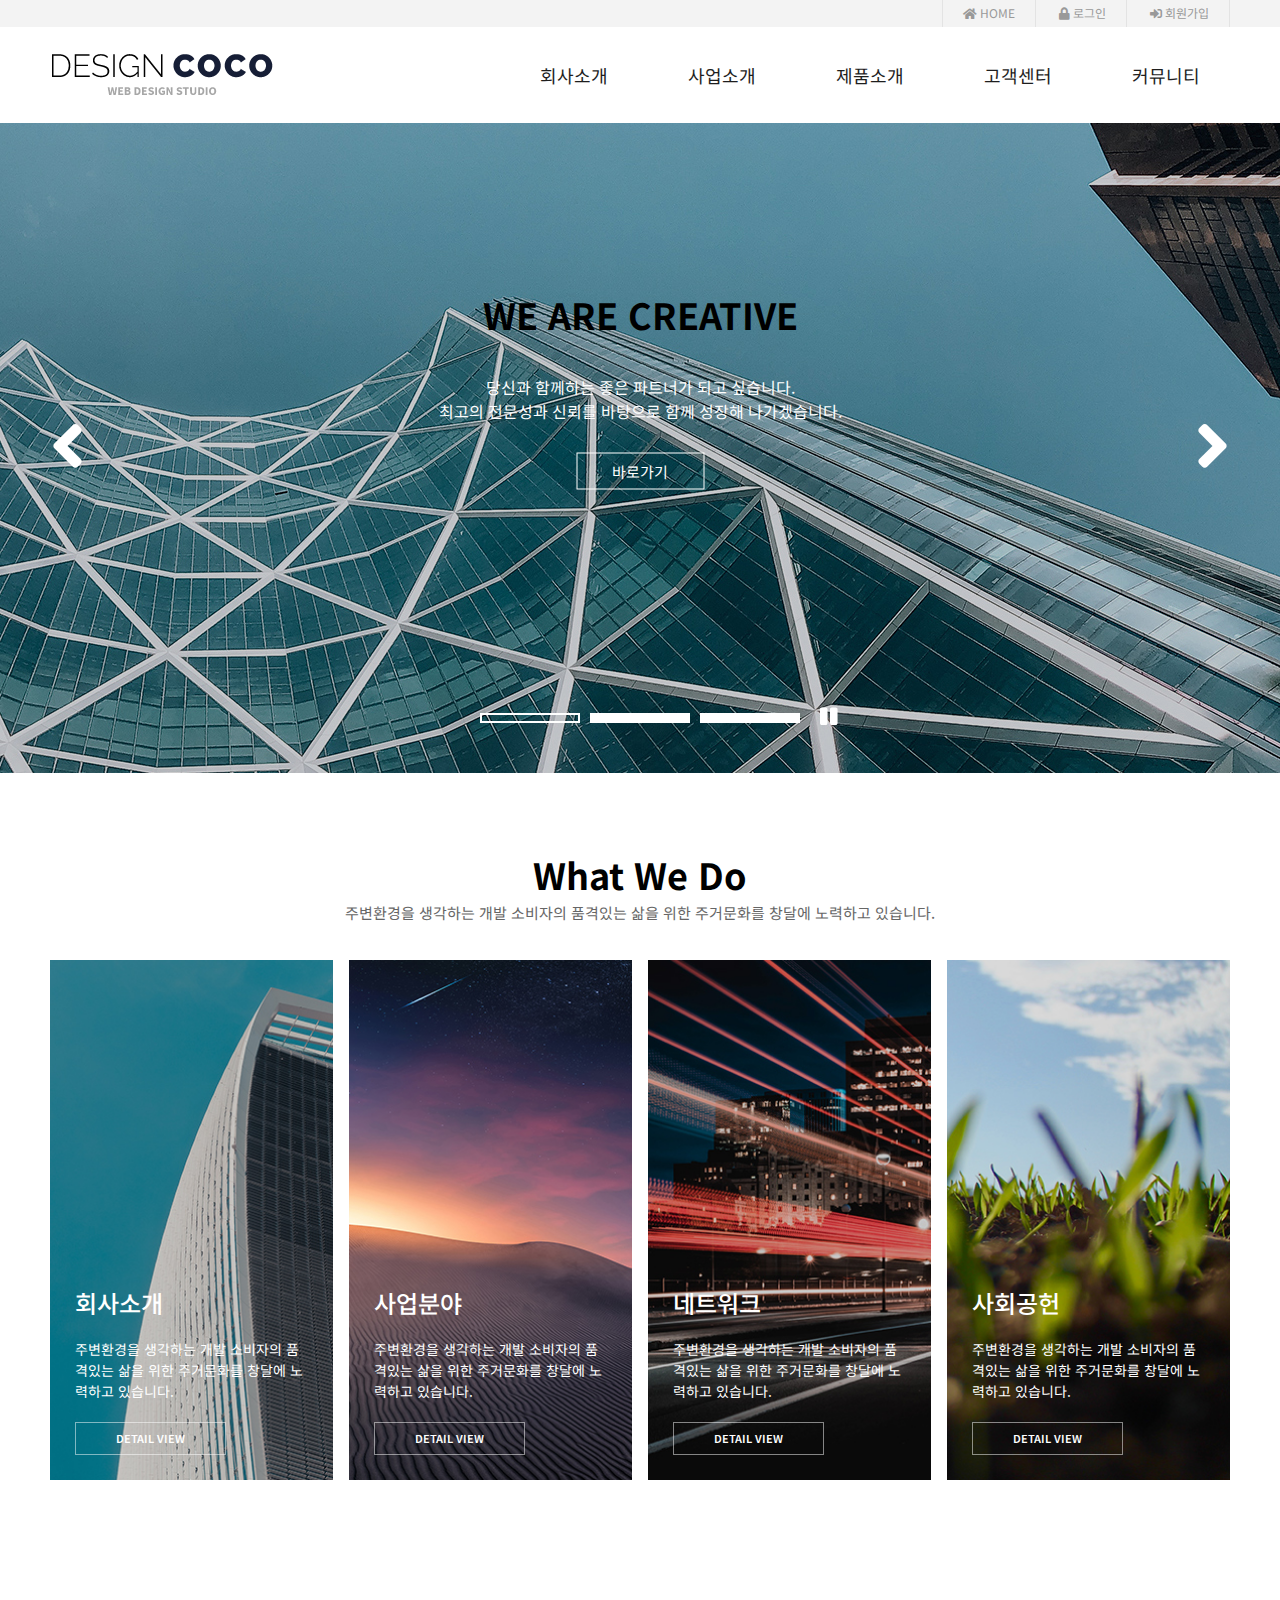
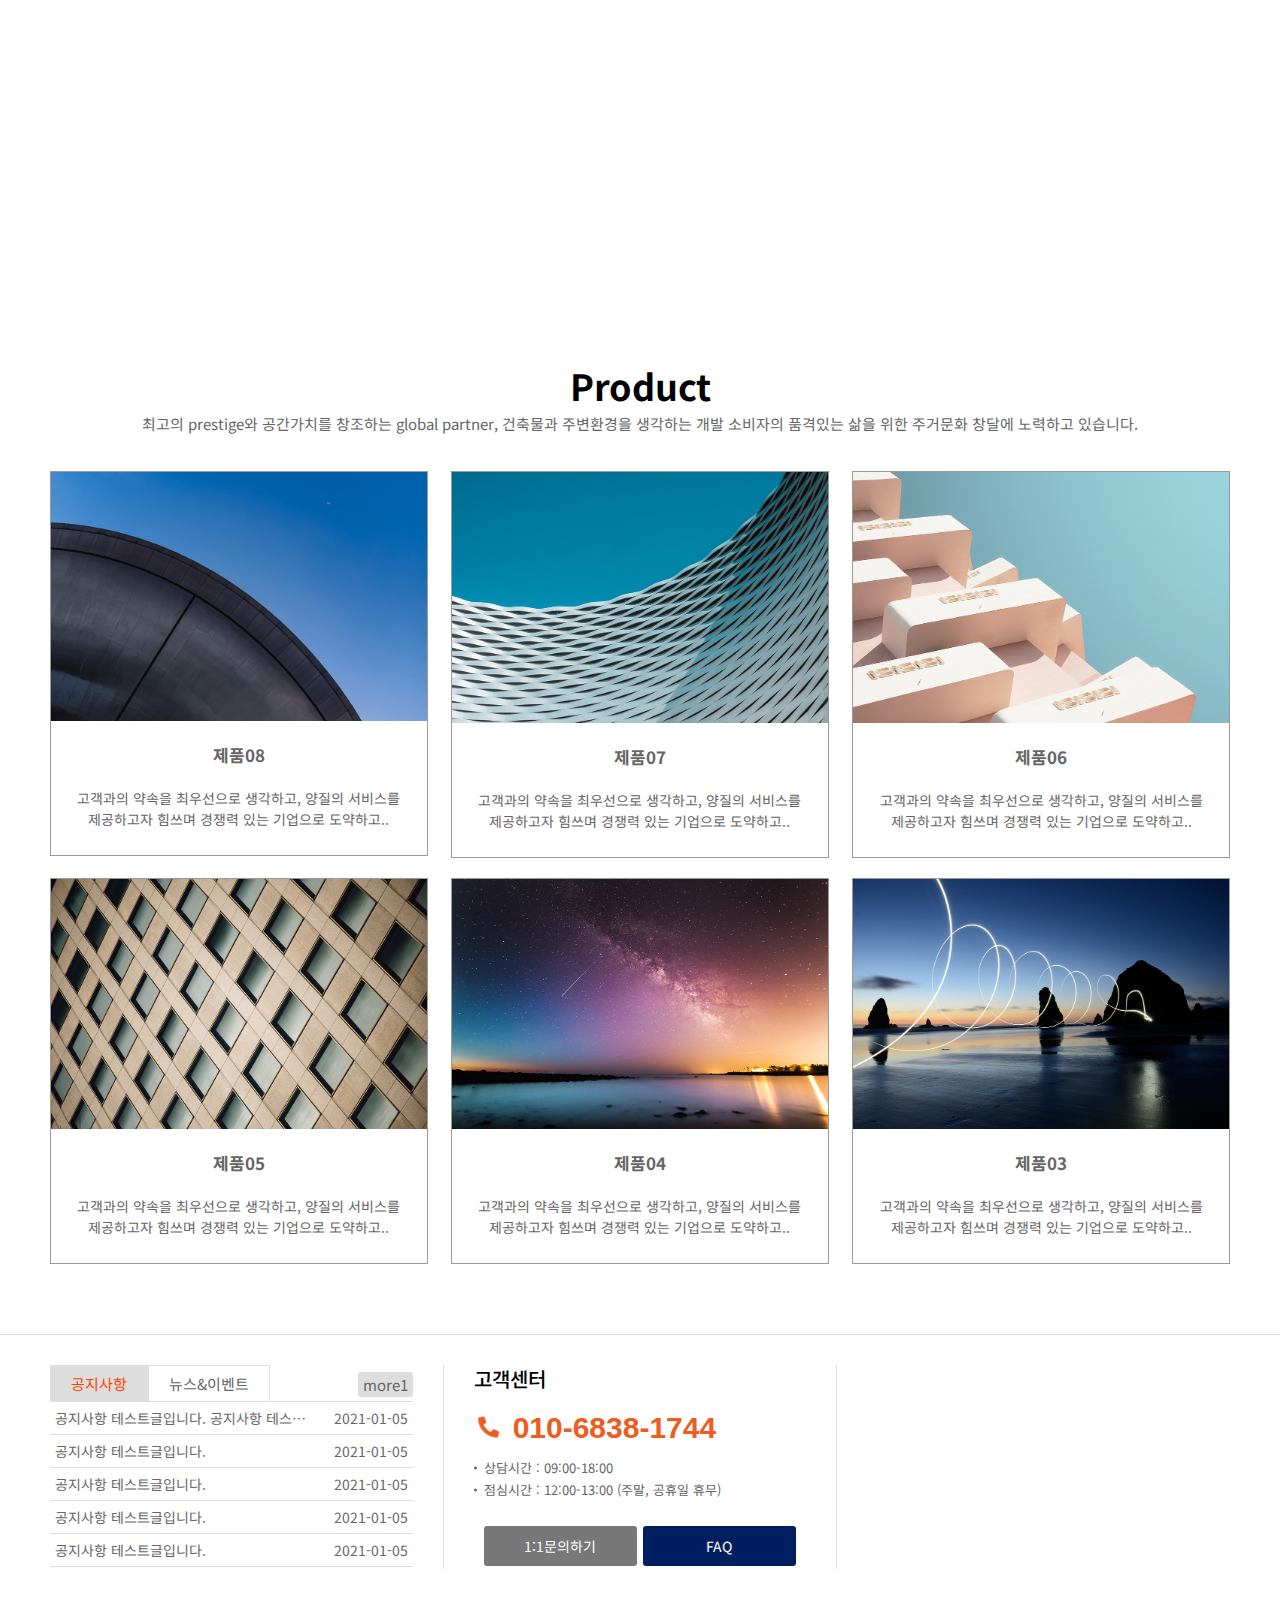
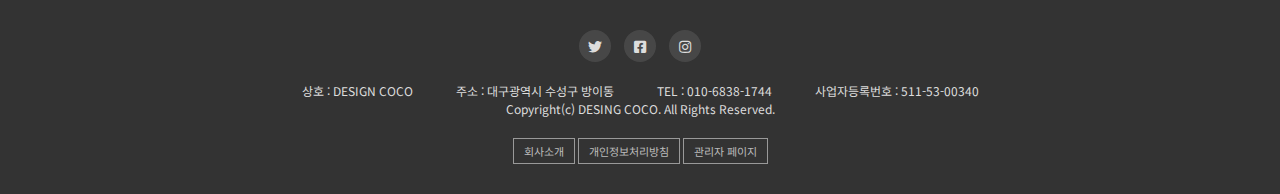
<file: index.html>
<!DOCTYPE html>
<html lang="ko">
<head>
    <meta charset="UTF-8">
    <meta name="viewport" content="width=device-width, initial-scale=1.0">
    <link rel="stylesheet" href="css/reset.css">
    <link rel="stylesheet" href="https://use.fontawesome.com/releases/v5.7.0/css/all.css">
    <link rel="stylesheet" href="css/animate.css">
    <link rel="stylesheet" href="css/slick.css">
    <link rel="stylesheet" href="css/index.css">
    <link rel="stylesheet" href="css/rwdindex.css">
    <title>디자인코코</title>
    <script src="js/jquery-3.5.1.min.js"></script>
    <script src="js/slick.min.js"></script>
</head>

<body>
    <div id="wrap">
        <header id="header">
            <div class="top_menu">
                <div class="row">
                    <a href="#none"><i class="fas fa-home"></i> HOME</a>
                    <a href="#none"><i class="fas fa-lock"></i> 로그인</a>
                    <a href="#none"><i class="fas fa-sign-in-alt"></i> 회원가입</a>
                </div>
            </div>
            <div class="row">
                <h1><a href="/index.html"><img src="img/logo.png" alt="디자인코코"></a></h1>
                <div class="open">
                    <button>
                        <span class="blind">메뉴열기</span>
                        <i class="fas fa-bars"></i>
                    </button>
                </div>
                <nav id="nav">
                    <ul class="depth1 cf">
                        <li>
                            <a href="#none">회사소개</a>
                            <ul class="depth2">
                                <li><a href="#none">회사소개</a></li>
                                <li><a href="#none">CEO 인사말</a></li>
                                <li><a href="#none">회사연혁</a></li>
                                <li><a href="#none">오시는 길</a></li>
                            </ul>
                        </li>
                        <li>
                            <a href="#none">사업소개</a>
                            <ul class="depth2">
                                <li><a href="#none">사업분야</a></li>
                                <li><a href="#none">사업분야2</a></li>
                                <li><a href="#none">인증서</a></li>
                                <li><a href="#none">파트너</a></li>
                            </ul>
                        </li>
                        <li>
                            <a href="#none">제품소개</a>
                            <ul class="depth2">
                                <li><a href="#none">제품 01</a></li>
                                <li><a href="#none">제품 02</a></li>
                                <li><a href="#none">제품 03</a></li>
                                <li><a href="#none">제품 04</a></li>
                                <li><a href="#none">제품 05</a></li>
                            </ul>
                        </li>
                        <li>
                            <a href="#none">고객센터</a>
                            <ul class="depth2">
                                <li><a href="#none">고객상담</a></li>
                                <li><a href="#none">문의게시판</a></li>
                                <li><a href="#none">공지사항</a></li>
                            </ul>
                        </li>
                        <li>
                            <a href="#none">커뮤니티</a>
                            <ul class="depth2">
                                <li><a href="#none">FAQ</a></li>
                                <li><a href="#none">이벤트</a></li>
                            </ul>
                        </li>
                    </ul>
                </nav>
                <div class="close">
                    <button>
                        <span class="blind">메뉴닫기</span>
                        <i class="fas fa-times"></i>
                    </button>
                </div>
            </div>
        </header>
        <section id="section">
            <article class="article1">
                <div class="slide-group">
                    <div class="slide slide1">
                        <div class="slide_text">
                            <h2>WE ARE CREATIVE</h2>
                            <p>당신과 함께하는 좋은 파트너가 되고 싶습니다.<br>
                                최고의 전문성과 신뢰를 바탕으로 함께 성장해 나가겠습니다. </p>
                            <a href="#none">바로가기</a>
                        </div>
                    </div>
                    <div class="slide slide2">
                        <div class="slide_text">
                            <h2>자연에 가치를 더하다</h2>
                            <p>당신과 함께하는 좋은 파트너가 되고 싶습니다.<br>
                                최고의 전문성과 신뢰를 바탕으로 함께 성장해 나가겠습니다. </p>
                            <a href="#none">바로가기</a>
                        </div>
                    </div>
                    <div class="slide slide3">
                        <div class="slide_text">
                            <h2>기술과 경험의 융합, 미래를 위한 변화</h2>
                            <p>당신과 함께하는 좋은 파트너가 되고 싶습니다.<br>
                                최고의 전문성과 신뢰를 바탕으로 함께 성장해 나가겠습니다. </p>
                            <a href="#none">바로가기</a>
                        </div>
                    </div>
                </div>
                <button type="button" class="plpa"><i class="fas fa-pause"></i></button>
            </article>
            <article class="article2 row">
                    <h2>What We Do</h2>
                    <p>주변환경을 생각하는 개발 소비자의 품격있는 삶을 위한 주거문화를 창달에 노력하고 있습니다.</p>
                    <ul class="cf">
                        <li>
                            <div>
                                <h3>회사소개</h3>
                                <p>주변환경을 생각하는 개발 소비자의 품격있는 삶을 위한 주거문화를 창달에 노력하고 있습니다.</p>
                                <a href="#none">DETAIL VIEW</a>
                            </div>
                        </li>
                        <li>
                            <div>
                                <h3>사업분야</h3>
                                <p>주변환경을 생각하는 개발 소비자의 품격있는 삶을 위한 주거문화를 창달에 노력하고 있습니다.</p>
                                <a href="#none">DETAIL VIEW</a>
                            </div>
                        </li>
                        <li>
                            <div>
                                <h3>네트워크</h3>
                                <p>주변환경을 생각하는 개발 소비자의 품격있는 삶을 위한 주거문화를 창달에 노력하고 있습니다.</p>
                                <a href="#none">DETAIL VIEW</a>
                            </div>
                        </li>
                        <li>
                            <div>
                                <h3>사회공헌</h3>
                                <p>주변환경을 생각하는 개발 소비자의 품격있는 삶을 위한 주거문화를 창달에 노력하고 있습니다.</p>
                                <a href="#none">DETAIL VIEW</a>
                            </div>
                        </li>
                    </ul>
            </article>
            <article class="article3">
                <div class="row">
                    <h2>자연에서 온 재료와 친환경을 향한 혁신</h2>
                    <p>사람에게 시각적인 안정을 제공하는 것 등의 실천을 통해 모두가 편안히 호흡하여 쉴 수 있는 공간을 제공하려 합니다.</p>
                    <a href="#none">자세히보기 >></a>
                </div>
            </article>
            <article class="article4 row">
                    <h2>Product</h2>
                    <p>최고의 prestige와 공간가치를 창조하는 global partner, 건축물과 주변환경을 생각하는 개발 소비자의 품격있는 삶을 위한 주거문화 창달에 노력하고
                        있습니다. </p>
                    <ul class="cf">
                        <li>
                            <div>
                                <img src="img/2014214025_p01.jpg" alt="">
                                <div class="zoom">
                                    <a href="#none"><i class="fas fa-search"></i></a>
                                    <a href="./img/a.pdf" download><i class="fas fa-download"></i></a>
                                </div>
                            </div>
                            <h4>제품08</h4>
                            <p>고객과의 약속을 최우선으로 생각하고, 양질의 서비스를 제공하고자 힘쓰며 경쟁력 있는 기업으로 도약하고..</p>
                        </li>
                        <li>
                            <div>
                                <img src="img/318183899_p02.jpg" alt="">
                                <div class="zoom"><i class="fas fa-search"></i></div>
                            </div>
                            <h4>제품07</h4>
                            <p>고객과의 약속을 최우선으로 생각하고, 양질의 서비스를 제공하고자 힘쓰며 경쟁력 있는 기업으로 도약하고..</p>
                        </li>
                        <li>
                            <div>
                                <img src="img/348716429_p03.jpg" alt="">
                                <div class="zoom"><i class="fas fa-search"></i></div>
                            </div>
                            <h4>제품06</h4>
                            <p>고객과의 약속을 최우선으로 생각하고, 양질의 서비스를 제공하고자 힘쓰며 경쟁력 있는 기업으로 도약하고..</p>
                        </li>
                        <li>
                            <div>
                                <img src="img/1264802078_p04.jpg" alt="">
                                <div class="zoom"><i class="fas fa-search"></i></div>
                            </div>
                            <h4>제품05</h4>
                            <p>고객과의 약속을 최우선으로 생각하고, 양질의 서비스를 제공하고자 힘쓰며 경쟁력 있는 기업으로 도약하고..</p>
                        </li>
                        <li>
                            <div>
                                <img src="img/193592240_p05.jpg" alt="">
                                <div class="zoom"><i class="fas fa-search"></i></div>
                            </div>
                            <h4>제품04</h4>
                            <p>고객과의 약속을 최우선으로 생각하고, 양질의 서비스를 제공하고자 힘쓰며 경쟁력 있는 기업으로 도약하고..</p>
                        </li>
                        <li>
                            <div>
                                <img src="img/56180477_p06.jpg" alt="">
                                <div class="zoom"><i class="fas fa-search"></i></div>
                            </div>
                            <h4>제품03</h4>
                            <p>고객과의 약속을 최우선으로 생각하고, 양질의 서비스를 제공하고자 힘쓰며 경쟁력 있는 기업으로 도약하고..</p>
                        </li>
                    </ul>
            </article>
            <article class="article5">
                <div class="row">
                    <div class="cs_board">
                        <ul class="tabmenu">
                            <li class="active">공지사항</li>
                            <li class="">뉴스&amp;이벤트</li>
                        </ul>
                        <div class="contents">
                            <div class="active">
                                <table>
                                    <caption class="blind">공지사항</caption>
                                    <colgroup>
                                        <col>
                                        <col>
                                    </colgroup>
                                    <tbody>
                                        <tr>
                                            <td>공지사항 테스트글입니다. 공지사항 테스트글입니다. 공지사항 테스트글입니다.</td>
                                            <td>2021-01-05</td>
                                        </tr>
                                        <tr>
                                            <td>공지사항 테스트글입니다.</td>
                                            <td>2021-01-05</td>
                                        </tr>
                                        <tr>
                                            <td>공지사항 테스트글입니다.</td>
                                            <td>2021-01-05</td>
                                        </tr>
                                        <tr>
                                            <td>공지사항 테스트글입니다.</td>
                                            <td>2021-01-05</td>
                                        </tr>
                                        <tr>
                                            <td>공지사항 테스트글입니다.</td>
                                            <td>2021-01-05</td>
                                        </tr>
                                    </tbody>
                                </table>
                                <a href="#none" class="more">more1</a>
                            </div>
                            <div class="">
                                <table>
                                    <caption class="blind">뉴스이벤트</caption>
                                    <colgroup>
                                        <col>
                                        <col>
                                    </colgroup>
                                    <tbody>
                                        <tr>
                                            <td>뉴스이벤트 테스트글입니다. 공지사항 테스트글입니다. 공지사항 테스트글입니다.</td>
                                            <td>2021-01-05</td>
                                        </tr>
                                        <tr>
                                            <td>공지사항 테스트글입니다.</td>
                                            <td>2021-01-05</td>
                                        </tr>
                                        <tr>
                                            <td>공지사항 테스트글입니다.</td>
                                            <td>2021-01-05</td>
                                        </tr>
                                        <tr>
                                            <td>공지사항 테스트글입니다.</td>
                                            <td>2021-01-05</td>
                                        </tr>
                                        <tr>
                                            <td>공지사항 테스트글입니다.</td>
                                            <td>2021-01-05</td>
                                        </tr>
                                    </tbody>
                                </table>
                                <a href="#none" class="more">more2</a>
                            </div>
                        </div>
                    </div>
                    <div class="cs_center">
                        <h4>고객센터</h4>
                        <div class="cs-box">
                            <ul>
                               <li class="tel_num"><i class="fas fa-phone"></i> <a href="tel:010-6838-1744">010-6838-1744</a></li>
                               <li>상담시간 : 09:00-18:00</li>
                               <li>점심시간 : 12:00-13:00 (주말, 공휴일 휴무)</li>
                               <li class="cs-btn"><a href="#none" class="cs-btn">1:1문의하기</a> <a href="#none" target="_blank" class="cs-btn2">FAQ</a></li>
                            </ul>
                        </div>
                    </div>
                    <div class="cs_movie">
                        <div class="tubewrap">
                            <!-- 컨트롤러(controls=1), 음소거(mute=1), 자동재생(autoplay=1), 추천영상끄기(rel=0) -->
                            <iframe width="100%" height="100%" src="https://www.youtube.com/embed/h7C3RyiZfYs?controls=0&amp;mute=1&amp;autoplay=1&amp;rel=0" frameborder="0" allow="accelerometer; autoplay; clipboard-write; encrypted-media; gyroscope; picture-in-picture" allowfullscreen></iframe>
                        </div>
                    </div>
                </div>
            </article>
        </section>
        <footer id="footer">
            <div class="row">
                <div class="sns">
                    <a href="#none"><i class="fab fa-twitter"></i><span class="blind">트위터</span></a>
                    <a href="#none"><i class="fab fa-facebook-square"></i><span class="blind">페이스북</span></a>
                    <a href="#none"><i class="fab fa-instagram"></i><span class="blind">인스타그램</span></a>
                </div>
                <div class="info">
                    <address>
                        <span>상호 : DESIGN COCO</span>
                        <span>주소 : 대구광역시 수성구 방이동</span>
                        <span>TEL : 010-6838-1744</span>
                        <span>사업자등록번호 : 511-53-00340</span>
                    </address>
                    <p>Copyright(c) DESING COCO. All Rights Reserved.</p>
                </div>
                <div class="privacy">
                    <a href="#none">회사소개</a>
                    <a href="#none">개인정보처리방침</a>
                    <a href="#none">관리자 페이지</a>
                </div>
            </div>
        </footer>
    </div>


    <script src="js/index.js"></script>


</body>

</html>
</file>
<file: css/index.css>
@charset "UTF-8";
@import url('https://fonts.googleapis.com/css2?family=Noto+Sans+KR:wght@100;300;400;500;700;900&display=swap');

body{font-family: 'Noto Sans KR', sans-serif; color:#666; font-size:15px }
.row{max-width: 1200px; margin:0 auto; padding:0 10px }
#header .top_menu { background:#f3f3f3; color:#999; font-size:12px; text-align:right; }
#header .top_menu a { padding:7px 20px; display:inline-block; border-right:1px solid #e3e3e3; }
#header .top_menu a:first-child { border-left:1px solid #e3e3e3; }
#header .top_menu a:hover { color: #dbb075; }

/* 블록요소들을 한줄로 정렬하는 방법 : 
   1. 둘다 float정렬 : 부모한테 .cf나 overflow:hidden
   2. 둘 중에 높이가 낮은 자식을 position:absolute 정렬 : 부모한테 position:relative */
#header .open,
#header .close {display: none;}
#header > .row { position:relative; }
#header h1 { /* float:left;  */ padding:25px 0 }
#header #nav {  /* float:right; */ z-index:99999;
    position:absolute; top:50%; transform:translateY(-50%);
    right:0; font-size:18px; color:#1e1e1e; /* background:red; */ }
#header #nav .depth1 > li { float:left; position:relative; }
#header #nav .depth1 > li > a { padding:20px 40px; display:inline-block; }


#header #nav .depth1 > li.on > a { color: #00529b; }
#header .depth2 { position:absolute; top:100%; left:0; 
    background:#555; font-size:14px;
    color:#fff; width:100%; text-align:center; 
    display:none; }
#header #nav .depth1 > li.on .depth2 { display:block; }
#header .depth2 > li > a { padding:18px 0; display:block; 
    border-bottom:1px solid #999; }
#header .depth2 > li:last-child > a { border-bottom:none }
#header .depth2 > li:hover > a { background:#00529b; color:#dfe9fe }

.article1 {position: relative;}
.article1 .slide-group { position: relative; }
.article1 .plpa {
    position: absolute; bottom: 44px; left: 50%; margin-left: 180px; 
    color: #fff; border: none; background: none; font-size: 20px;
}
.article1 .slide-group .slick-arrow {
    position:absolute; top:50%; transform:translateY(-50%);
    background:none; border:none;
    color:#fff; font-size:70px;
}
.article1 .slide-group .prev { left:50px; z-index:9999; }
.article1 .slide-group .next { right:50px; }
.article1 .slide-group .slick-dots {
    position:absolute; bottom:50px; width:100%; text-align:center;
}
.article1 .slide-group .slick-dots li {
    display:inline-block; margin:0 5px
}
.article1 .slide-group .slick-dots li button {
    width:100px; height:10px; background:#fff;
    border:none; color:transparent; vertical-align:middle;
}
.article1 .slide-group .slick-dots li.slick-active button {
    border:2px solid #fff; background:none
}


.article1 .slide1 { height:650px;
    background:url(../img/main_img1.jpg) no-repeat center;
    background-size:cover; position:relative; }
.article1 .slide2 { height:650px;
    background:url(../img/main_img2.jpg) no-repeat center;
    background-size:cover;  position:relative;
     }
.article1 .slide3 { height:650px;
    background:url(../img/main_img3.jpg) no-repeat center;
    background-size:cover;  position:relative;
     }
.article1 .slide_text { position:absolute; top:35%;left:50%;
    transform:translate(-50%, -50%); color:#fff; text-align:center;} 
.article1 .slide.slick-cloned .slide_text { opacity:0 } 

.article1 .slide_text h2 { font-size: 42px;line-height: 50px;
    font-weight: 800; }
.article1 .slide.slick-active .slide_text h2 { 
    animation:fadeInDown 0.5s both 0.3s;
 }
.article1 .slide_text p {font-size: 16px;line-height: 24px;
    font-weight: 400;margin:30px 0; }
.article1 .slide.slick-active .slide_text p {
    animation:fadeInRight 0.5s both 0.8s;
}    
.article1 .slide_text a { display: inline-block; padding: 10px 35px;
    border: 1px solid #FFF; font-size: 15px; font-weight: 400;}
.article1 .slide.slick-active .slide_text a { 
    animation:zoomIn 0.5s both 0.3s;
}
/* a버튼에 호버하면 배경색 background: rgba(255,255,255,0.3); */
.article1 .slide_text a:hover {background: rgba(255,255,255,0.3);}




#section h2 { color: #000; font-size: 36px; line-height: 42px; font-weight: 700;
    padding:80px 0 10px; text-align:center; }
.article2 > p, .article4 > p  { padding-bottom: 40px; text-align:center; }
.article2 li { height:520px; float:left; width:24%; margin-right:1.3333%; color:#fff;
    position:relative; }
.article2 li::before { content:'';
    position:absolute; top:0; bottom:0; right:0; left:0;
    background:rgba(0,0,0,0.5); opacity:0; transition:all 0.4s
}   
.article2 li:hover::before {  opacity:1; }    
.article2 li:nth-child(1) { background:url(../img/what1.jpg) no-repeat center;
    background-size:cover; }
.article2 li:nth-child(2) { background:url(../img/what2.jpg) no-repeat center;
    background-size:cover; }
.article2 li:nth-child(3) { background:url(../img/what3.jpg) no-repeat center;
    background-size:cover; }
.article2 li:nth-child(4) { background:url(../img/what4.jpg) no-repeat center;
    background-size:cover; margin-right:0; }
.article2 li > div { position:absolute; bottom:25px; left:25px; 
    right:25px; transition:all 0.4s }
.article2 li:hover > div { bottom:100px;  }

.article2 li > div > h3 { font-size: 24px; line-height: 32px; font-weight: 500; }
.article2 li > div > p { padding: 20px 0; line-height:1.5; font-size:14px; }
.article2 li > div > a {  display: inline-block; padding: 10px 40px;
    border: 1px solid rgba(255,255,255,0.5); font-size: 11px; font-weight: 600 !important;
}
.article2 li > div > a:hover {background: rgba(255,255,255,0.3);}

.article3 { height:304px;
    background:url(../img/intro_bg.jpg) no-repeat center top;
    background-size:cover;
    background-attachment: fixed; /* 패럴렉스 이미지 : 스크롤시 배경이미지 고정스타일 */
    margin-top:100px; 
    color:#fff;
    text-align:center;
}
.article3 h2 { color:#fff !important; }
.article3 p { padding: 15px 0 25px;}
.article3 a { font-size:13px; padding:10px 30px; display:inline-block;
    border: 1px solid rgba(255,255,255,0.5);
}
.article3 a:hover {background: rgba(255,255,255,0.3);}

.article4 li {
    float:left; width:32%;
    margin-right:2%;
    margin-bottom:20px; 
    border:1px solid #999;
    text-align:center;
}
.article4 li:nth-child(3n) { margin-right:0 }

/* margin값이 상하로 만나면 둘 중에 큰 값 하나만 적용 */
.article4 li h4 { font-size:17px; margin:25px; font-weight:bold }
.article4 li p { font-size:14px; margin:25px; line-height:1.5 }
.article4 li > div { overflow:hidden; position:relative; }
.article4 li > div::before {
    content:''; position:absolute; top:0; left:0; 
    bottom:0; right:0; background:rgba(0,0,0,0.5);
    opacity:0; transition:all 0.4s; }
.article4 li > div:hover::before { opacity:1; z-index:9 }
.article4 li .zoom { position:absolute; top:50%;
left:50%; transform:translate(-50%, -50%); 
font-size:30px; color:#fff; opacity:0; transition:all 0.4s 0.2s; }
.article4 li > div:hover .zoom { opacity:1;  z-index:10 }
.article4 li img {  transition:all 0.5s; }
/* 호버시 ::before나 ::after 박스가 중간에 생기면 
마우스가 이미지를 가리킬 수 없으므로, 부모한테 호버했을때
이미지 스케일이 커지도록 함 */
.article4 li > div:hover > img { transform:scale(1.2) }


/* article5 구역 */
.article5 { padding:30px 0; margin-top:50px; border-top:1px solid #ddd }
.article5 .row { overflow:hidden }
.article5 .row > div { width:33.33%; float:left; }
.article5 .row > div.cs_board { padding-right:30px; }
.cs_board .tabmenu { overflow:hidden; border-bottom:1px solid #ddd }
.cs_board .tabmenu li { float:left; 
    border:1px solid #ddd; border-bottom:none;
    padding:10px 20px; cursor:pointer;
}
.cs_board .tabmenu li.active {
    background:#ddd; color:orangered;
}
.cs_board .contents > div { display:none }
.cs_board .contents > div.active { display:block }
.cs_board .contents table { font-size:14px;  }
.cs_board .contents col:nth-child(1) { width:auto }
.cs_board .contents col:nth-child(2) { width:100px }
.cs_board .contents td { border-bottom:1px solid #ddd;
    padding:9px 5px; }
.cs_board .contents td:nth-child(1) {
    white-space:nowrap; overflow:hidden;
    text-overflow: ellipsis; }
.cs_board .contents td:nth-child(2) {  text-align:right } 
.cs_board .contents { position:relative }
.cs_board .contents .more {
    position:absolute; bottom:100%; right:0; 
    padding:5px; background:#ddd; margin-bottom:5px;
    border-radius:3px; 
}


.article5 .row > div.cs_center { border-left:1px solid #ddd;
    border-right:1px solid #ddd; padding:0 30px; }
.article5 .row > div.cs_center h4 {color:#000; font-size:20px; line-height:28px; padding-bottom:15px; font-weight:500;}
.article5 .cs_center li {font-size:13px; line-height:20px; padding-left:10px; margin:2px 0; text-indent:0px; position:relative; }
.article5 .cs_center li::before {content:""; width:3px; height:3px; background:#666; border-radius:50%; position:absolute; left:0; top:50%; transform:translateY(-50%)}
.article5 .cs_center li a {text-indent:0px;}
.article5 .cs_center li.tel_num {color:#ed5c20; font-size:30px; line-height:36px; font-weight:700; font-family:'Montserrat',sans-serif; padding-bottom:10px; padding-left:0px }
.article5 .cs_center li.cs-btn::before, 
.article5 .cs_center li.tel_num::before {display:none;}
.article5 .cs_center li.cs-btn {padding-top:20px !important; padding:0; text-indent:0; margin:0; font-size:0; text-align:center;}
.article5 .cs_center li.cs-btn a {
    display: inline-block; width: 46%; margin: 1%;
    border-radius: 3px; padding: 10px; font-size: 14px;
    text-align: center; color: #FFF; }
.article5 .cs_center li.cs-btn a.cs-btn {
    background: #787878; }
.article5 .cs_center li.cs-btn a.cs-btn2 {
    background: #001f60; }
.article5 .cs_center li.tel_num i {
    transform:rotateY(180deg) scale(0.7); }


.article5 .row div.cs_movie { padding-left:30px; }
/* 유튜브 동영상 스타일 공식 */
.article5 .cs_movie .tubewrap {
    width:100%; padding-top:56.25%; 
    position:relative; 
}
.article5 .cs_movie .tubewrap iframe {
    position:absolute; top:0; left:0;
}






#footer { margin-top:0px; background: #333;
    padding: 30px 0px; text-align: center;
    font-size: 12px; line-height: 18px;
    color:#ddd; }
#footer .sns a { font-size:14px; display:inline-block;
    width:32px; height:32px; line-height:32px;
    background:rgba(255,255,255,0.1);
    border-radius:50%;
    margin:0 5px; transition:all 0.3s }
#footer .sns a:hover {
    background:rgba(255,255,255,0.3);
}

#footer .info { padding:20px 0px }
#footer .info span { padding:5px 20px; }
#footer .privacy a {
    font-size:11px; padding:3px 10px;
    display:inline-block;
    border: 1px solid rgba(255,255,255,0.5);
    color:#bbb; transition:all 0.4s;
}
#footer .privacy a:hover {
    background: #999;
    border: 1px solid #999;
    color: #FFF;
}
</file>
<file: css/rwdindex.css>
@media screen and (max-width : 1024px){

    #header .row {position: relative;}
    #header .open, 
    #header .close{display: block;
        position: absolute;
        top: 30px;
        right: 20px;
        
    }

    #header .close{display: none;}   

    #header .open button,
    #header .close button {
        font-size: 30px;
        color: #000;
        border: none;
        background: none;
    }

    #header #nav {  /* float:right; */ z-index:99999;
        position:absolute; top:100%; transform:translateY(0%); width: 200px;
        right:0; font-size:18px; color:#1e1e1e; background:#fff;
        display: none;
     }

    #header .nav.on{
        display: block;
    }
    
    #header #nav .depth1 > li { float:none; position:relative; }
    #header #nav .depth1 > li > a { padding:20px 40px; display:inline-block; }  

    #header #nav .depth1 > li .depth2 { position:static; top:100%; left:0; 
        background:#555; font-size:14px;
        color:#fff; width:100%; text-align:center; 
        display:none; }

    
}
</file>
